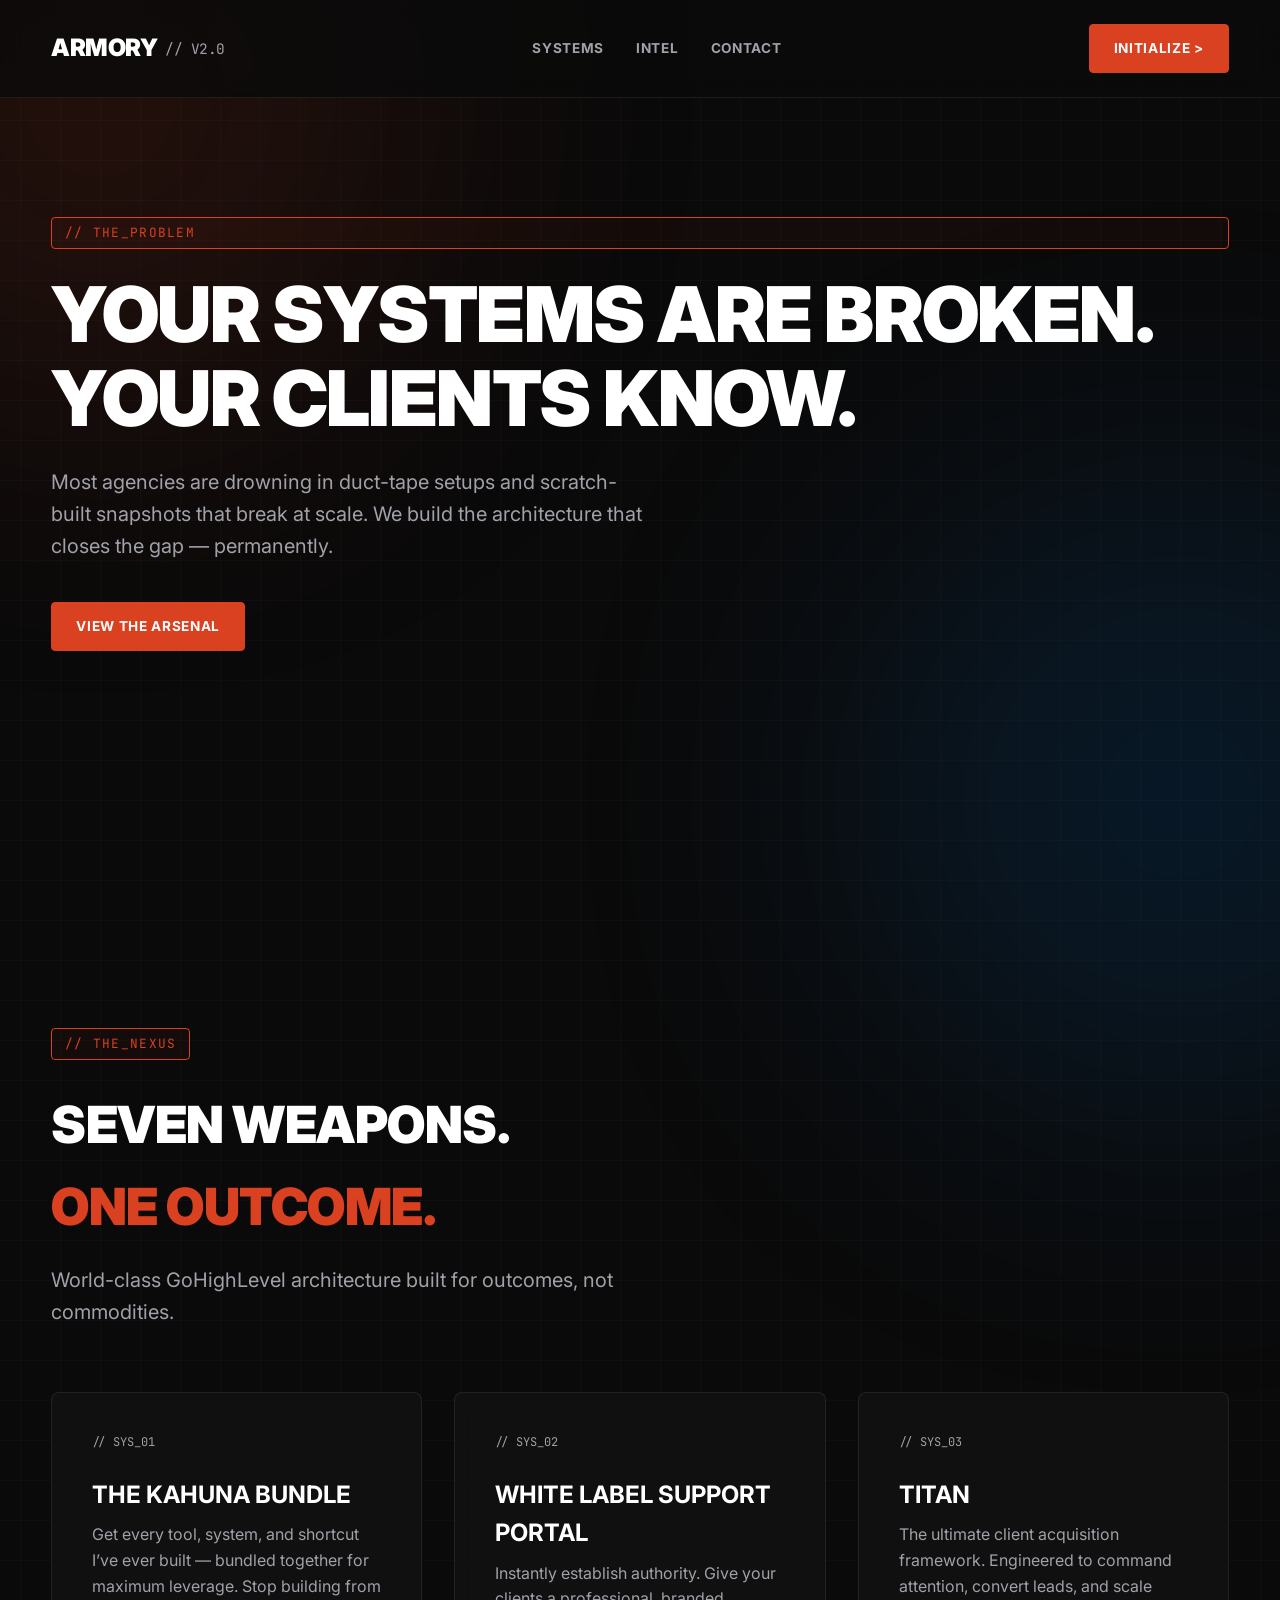
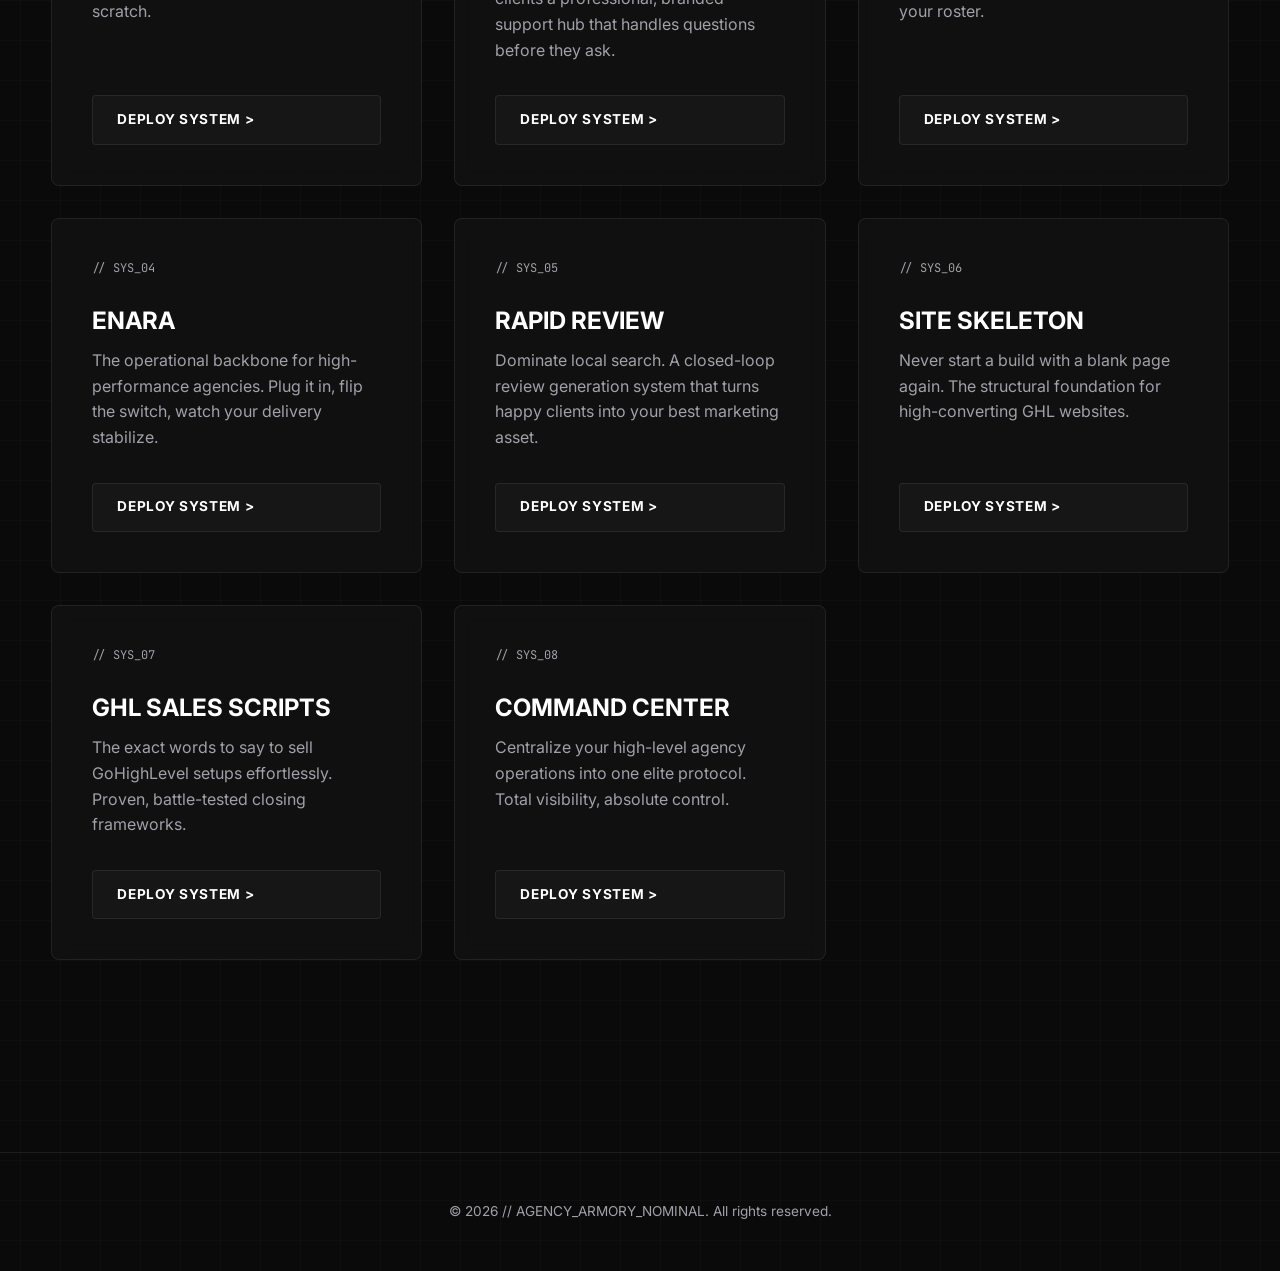
<file: index.html>
<!DOCTYPE html>
<html lang="en">
<head>
    <meta charset="UTF-8">
    <meta name="viewport" content="width=device-width, initial-scale=1.0">
    <title>Agency Armory | Elite GHL Tools</title>
    <link rel="stylesheet" href="styles.css">
    <meta name="description" content="Arm Your Agency To The Teeth. Get every tool, system, and shortcut for your GoHighLevel Agency.">
</head>
<body>
    <nav>
        <a href="index.html" class="logo">ARMORY <span>// V2.0</span></a>
        <div class="nav-links">
            <a href="index.html#systems">Systems</a>
            <a href="blog.html">Intel</a>
            <a href="contact.html">Contact</a>
        </div>
        <a href="#systems" class="btn btn-primary">INITIALIZE ></a>
    </nav>

    <section class="hero">
        <div class="tag">// THE_PROBLEM</div>
        <h1>YOUR SYSTEMS ARE BROKEN.<br>YOUR CLIENTS KNOW.</h1>
        <p class="lead">Most agencies are drowning in duct-tape setups and scratch-built snapshots that break at scale. We build the architecture that closes the gap — permanently.</p>
        <div>
            <a href="#systems" class="btn btn-primary">VIEW THE ARSENAL</a>
        </div>
    </section>

    <section id="systems">
        <div class="tag">// THE_NEXUS</div>
        <h2>SEVEN WEAPONS.<br><span class="text-accent">ONE OUTCOME.</span></h2>
        <p class="lead">World-class GoHighLevel architecture built for outcomes, not commodities.</p>
        
        <div class="grid">
            <div class="card">
                <span class="card-tag">// SYS_01</span>
                <h3>The Kahuna Bundle</h3>
                <p>Get every tool, system, and shortcut I’ve ever built — bundled together for maximum leverage. Stop building from scratch.</p>
                <a href="https://funnelgiveaway.com/sales-page-page" class="btn">DEPLOY SYSTEM ></a>
            </div>
            
            <div class="card">
                <span class="card-tag">// SYS_02</span>
                <h3>White Label Support Portal</h3>
                <p>Instantly establish authority. Give your clients a professional, branded support hub that handles questions before they ask.</p>
                <a href="https://www.supportsnapshot.com/" class="btn">DEPLOY SYSTEM ></a>
            </div>
            
            <div class="card">
                <span class="card-tag">// SYS_03</span>
                <h3>Titan</h3>
                <p>The ultimate client acquisition framework. Engineered to command attention, convert leads, and scale your roster.</p>
                <a href="https://www.titansnapshot.com/" class="btn">DEPLOY SYSTEM ></a>
            </div>
            
            <div class="card">
                <span class="card-tag">// SYS_04</span>
                <h3>Enara</h3>
                <p>The operational backbone for high-performance agencies. Plug it in, flip the switch, watch your delivery stabilize.</p>
                <a href="https://enarasnapshot.com/" class="btn">DEPLOY SYSTEM ></a>
            </div>
            
            <div class="card">
                <span class="card-tag">// SYS_05</span>
                <h3>Rapid Review</h3>
                <p>Dominate local search. A closed-loop review generation system that turns happy clients into your best marketing asset.</p>
                <a href="https://rapidreviewsnapshot.com/home" class="btn">DEPLOY SYSTEM ></a>
            </div>
            
            <div class="card">
                <span class="card-tag">// SYS_06</span>
                <h3>Site Skeleton</h3>
                <p>Never start a build with a blank page again. The structural foundation for high-converting GHL websites.</p>
                <a href="https://www.siteskeleton.com/" class="btn">DEPLOY SYSTEM ></a>
            </div>
            
            <div class="card">
                <span class="card-tag">// SYS_07</span>
                <h3>GHL Sales Scripts</h3>
                <p>The exact words to say to sell GoHighLevel setups effortlessly. Proven, battle-tested closing frameworks.</p>
                <a href="https://ghlsalesscripts.com/" class="btn">DEPLOY SYSTEM ></a>
            </div>
            
            <div class="card">
                <span class="card-tag">// SYS_08</span>
                <h3>Command Center</h3>
                <p>Centralize your high-level agency operations into one elite protocol. Total visibility, absolute control.</p>
                <a href="https://www.commandcentersnapshot.com/" class="btn">DEPLOY SYSTEM ></a>
            </div>
        </div>
    </section>

    <footer>
        <p>© 2026 // AGENCY_ARMORY_NOMINAL. All rights reserved.</p>
    </footer>
</body>
</html>
</file>
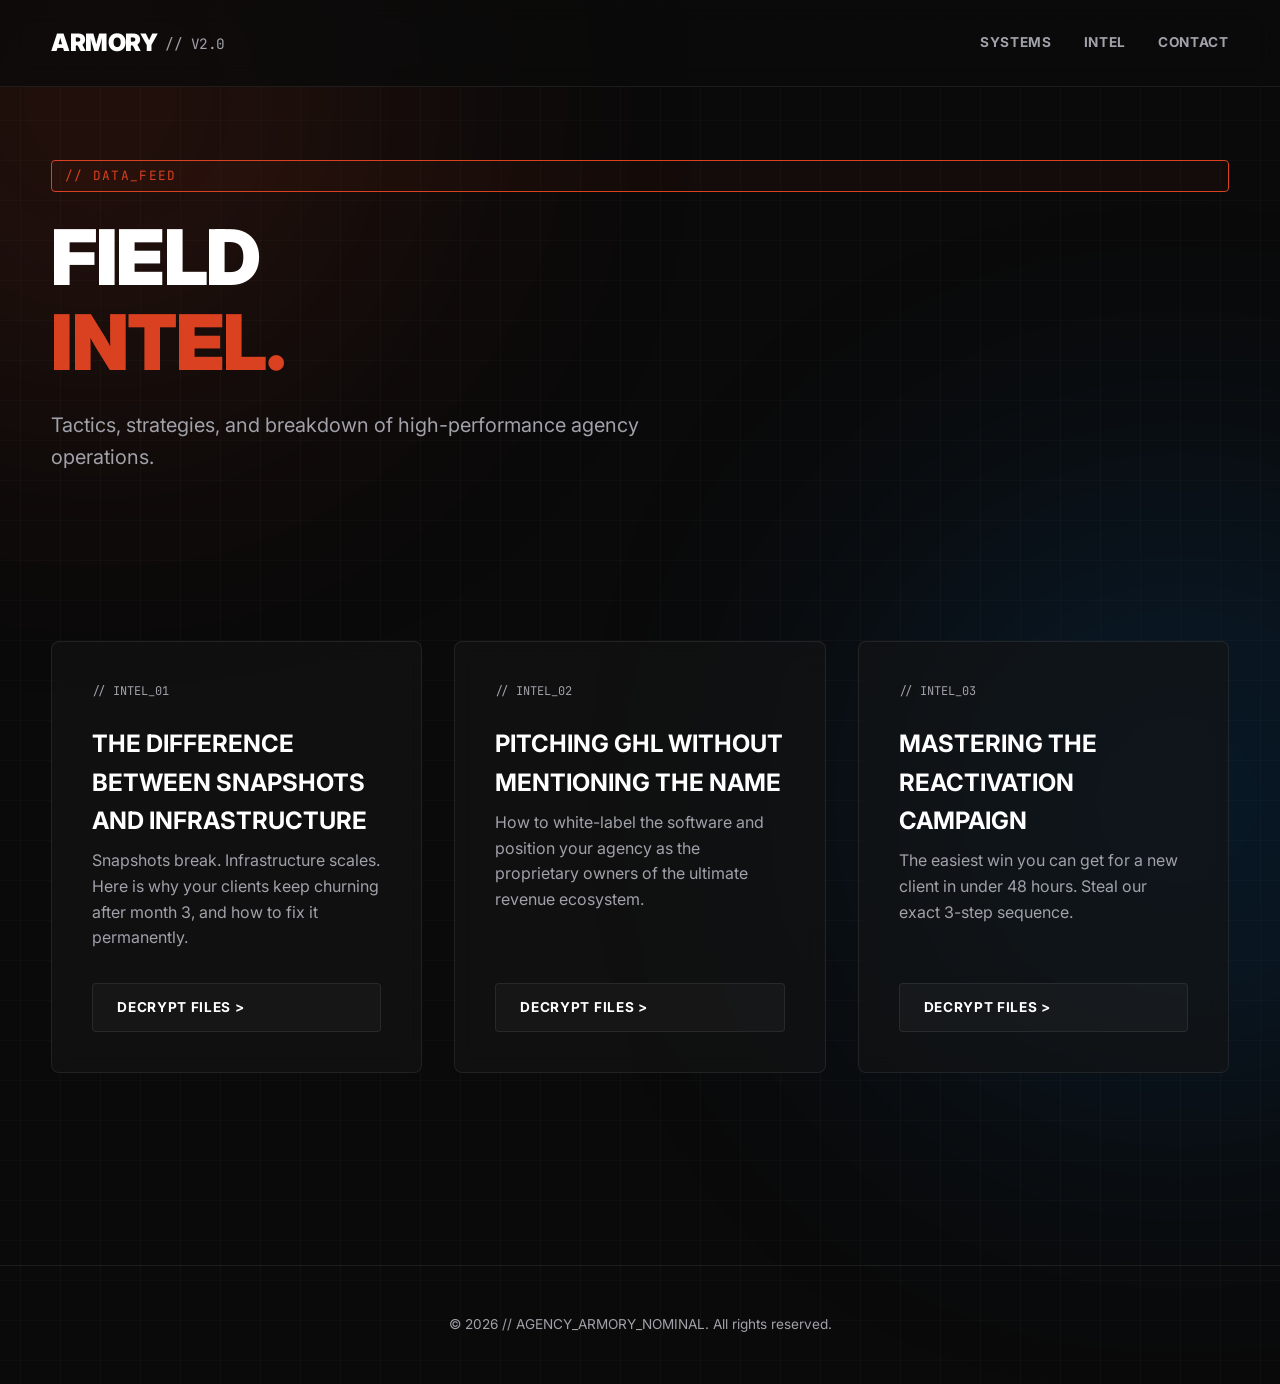
<file: blog.html>
<!DOCTYPE html>
<html lang="en">
<head>
    <meta charset="UTF-8">
    <meta name="viewport" content="width=device-width, initial-scale=1.0">
    <title>Intel | Agency Armory</title>
    <link rel="stylesheet" href="styles.css">
</head>
<body>
    <nav>
        <a href="index.html" class="logo">ARMORY <span>// V2.0</span></a>
        <div class="nav-links">
            <a href="index.html#systems">Systems</a>
            <a href="blog.html">Intel</a>
            <a href="contact.html">Contact</a>
        </div>
    </nav>

    <section class="hero" style="min-height: auto; padding-top: 10rem; padding-bottom: 4rem;">
        <div class="tag">// DATA_FEED</div>
        <h1>FIELD<br><span class="text-accent">INTEL.</span></h1>
        <p class="lead">Tactics, strategies, and breakdown of high-performance agency operations.</p>
    </section>

    <section style="padding-top: 0;">
        <div class="grid">
            <!-- Article Card -->
            <div class="card">
                <span class="card-tag">// INTEL_01</span>
                <h3>The Difference Between Snapshots and Infrastructure</h3>
                <p>Snapshots break. Infrastructure scales. Here is why your clients keep churning after month 3, and how to fix it permanently.</p>
                <a href="#" class="btn">DECRYPT FILES ></a>
            </div>
            
            <!-- Article Card -->
            <div class="card">
                <span class="card-tag">// INTEL_02</span>
                <h3>Pitching GHL Without Mentioning The Name</h3>
                <p>How to white-label the software and position your agency as the proprietary owners of the ultimate revenue ecosystem.</p>
                <a href="#" class="btn">DECRYPT FILES ></a>
            </div>
            
            <!-- Article Card -->
            <div class="card">
                <span class="card-tag">// INTEL_03</span>
                <h3>Mastering The Reactivation Campaign</h3>
                <p>The easiest win you can get for a new client in under 48 hours. Steal our exact 3-step sequence.</p>
                <a href="#" class="btn">DECRYPT FILES ></a>
            </div>
        </div>
    </section>

    <footer>
        <p>© 2026 // AGENCY_ARMORY_NOMINAL. All rights reserved.</p>
    </footer>
</body>
</html>
</file>
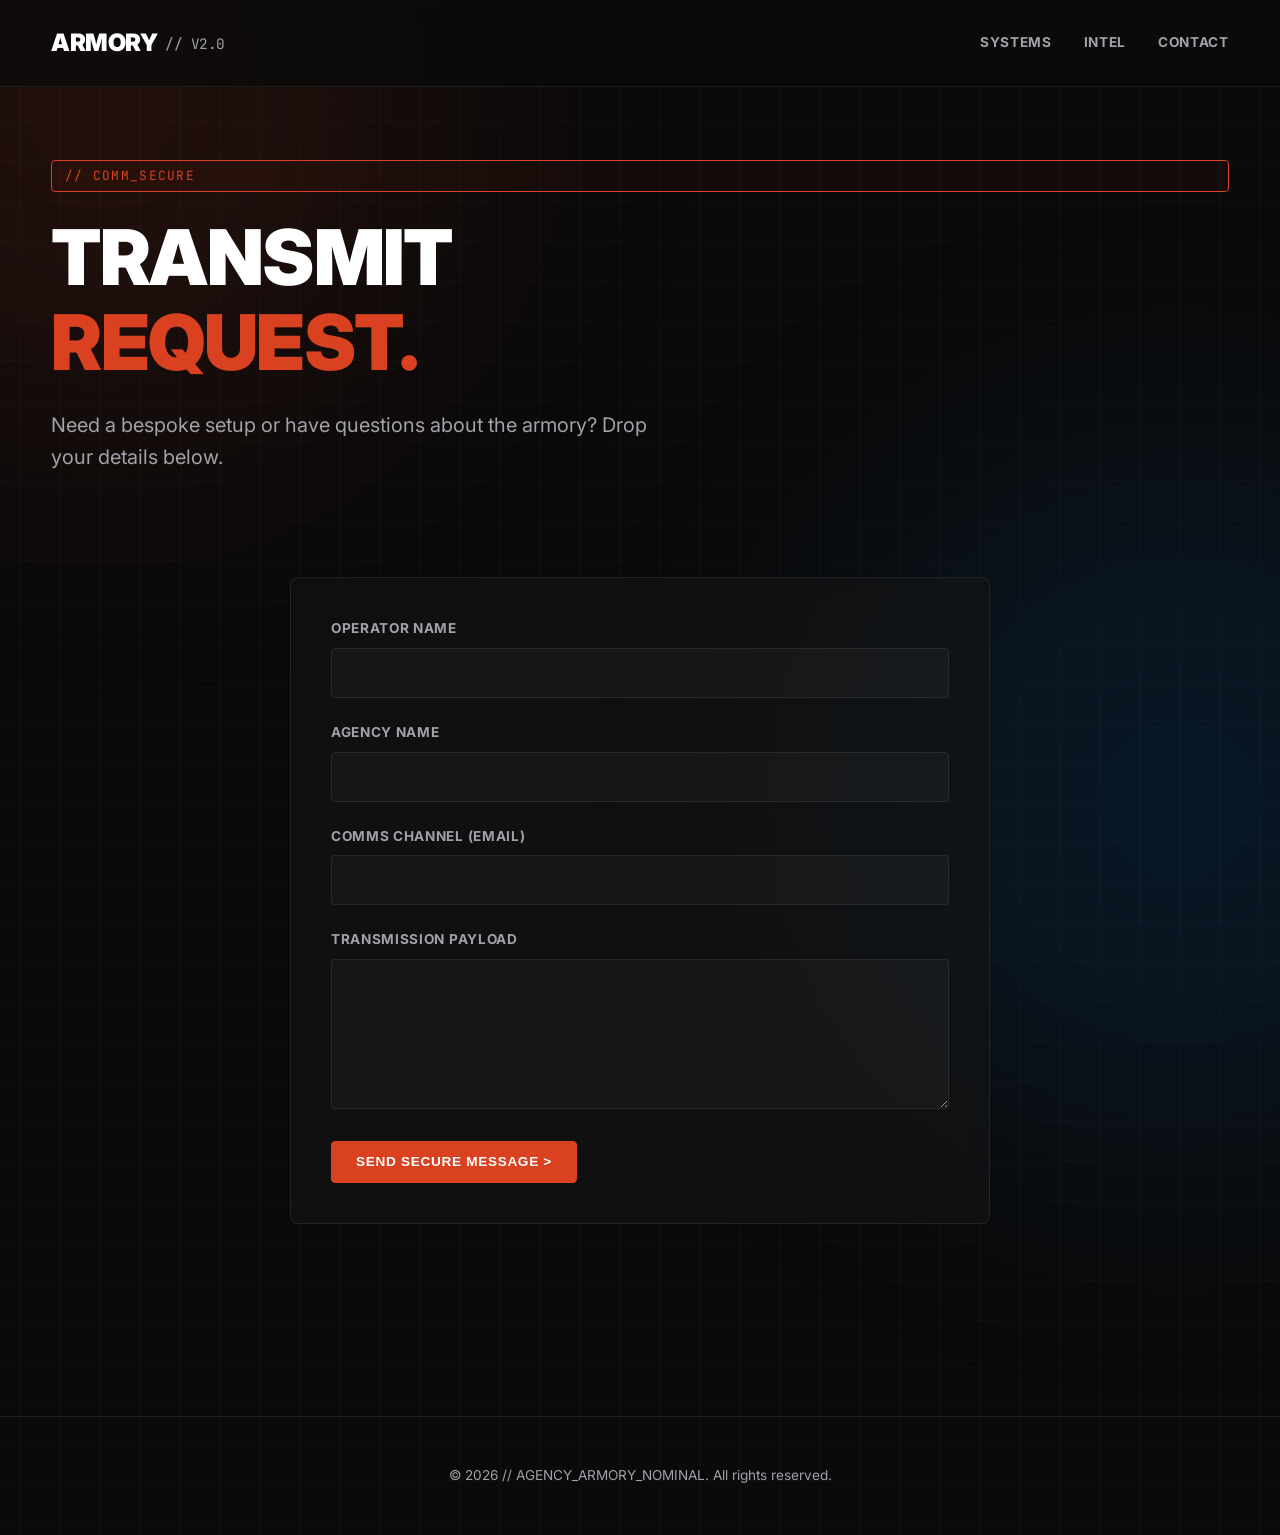
<file: contact.html>
<!DOCTYPE html>
<html lang="en">
<head>
    <meta charset="UTF-8">
    <meta name="viewport" content="width=device-width, initial-scale=1.0">
    <title>Contact | Agency Armory</title>
    <link rel="stylesheet" href="styles.css">
</head>
<body>
    <nav>
        <a href="index.html" class="logo">ARMORY <span>// V2.0</span></a>
        <div class="nav-links">
            <a href="index.html#systems">Systems</a>
            <a href="blog.html">Intel</a>
            <a href="contact.html">Contact</a>
        </div>
    </nav>

    <section class="hero" style="min-height: auto; padding-top: 10rem; padding-bottom: 4rem;">
        <div class="tag">// COMM_SECURE</div>
        <h1>TRANSMIT<br><span class="text-accent">REQUEST.</span></h1>
        <p class="lead">Need a bespoke setup or have questions about the armory? Drop your details below.</p>
    </section>

    <section style="padding-top: 0;">
        <div class="card" style="max-width: 700px; margin: 0 auto;">
            <form action="#" method="POST">
                <div class="form-group">
                    <label for="name">Operator Name</label>
                    <input type="text" id="name" class="form-control" required>
                </div>
                <div class="form-group">
                    <label for="agency">Agency Name</label>
                    <input type="text" id="agency" class="form-control" required>
                </div>
                <div class="form-group">
                    <label for="email">Comms Channel (Email)</label>
                    <input type="email" id="email" class="form-control" required>
                </div>
                <div class="form-group">
                    <label for="message">Transmission Payload</label>
                    <textarea id="message" class="form-control" required></textarea>
                </div>
                <button type="submit" class="btn btn-primary">SEND SECURE MESSAGE ></button>
            </form>
        </div>
    </section>

    <footer>
        <p>© 2026 // AGENCY_ARMORY_NOMINAL. All rights reserved.</p>
    </footer>
</body>
</html>
</file>
<file: styles.css>
@import url('https://fonts.googleapis.com/css2?family=Inter:wght@400;500;700;900&family=JetBrains+Mono:wght@400;700&display=swap');

:root {
    --bg-color: #0a0a0a;
    --surface-color: rgba(20, 20, 20, 0.6);
    --text-primary: #ffffff;
    --text-secondary: #a1a1aa;
    --accent: #D94121;
    --accent-glow: rgba(217, 65, 33, 0.4);
    --border: rgba(255, 255, 255, 0.08);
    --font-main: 'Inter', sans-serif;
    --font-mono: 'JetBrains Mono', monospace;
    
    /* Background grid */
    --bg-grid: linear-gradient(to right, rgba(255,255,255,0.02) 1px, transparent 1px),
               linear-gradient(to bottom, rgba(255,255,255,0.02) 1px, transparent 1px);
}

* {
    margin: 0;
    padding: 0;
    box-sizing: border-box;
}

html {
    scroll-behavior: smooth;
}

body {
    background-color: var(--bg-color);
    background-image: var(--bg-grid);
    background-size: 40px 40px;
    background-position: center top;
    color: var(--text-primary);
    font-family: var(--font-main);
    line-height: 1.6;
    overflow-x: hidden;
    position: relative;
}

/* Atmospheric Glows */
body::before, body::after {
    content: '';
    position: fixed;
    width: 600px;
    height: 600px;
    border-radius: 50%;
    filter: blur(150px);
    z-index: -1;
    opacity: 0.15;
    pointer-events: none;
}
body::before {
    top: -200px;
    left: -200px;
    background: var(--accent);
}
body::after {
    bottom: -200px;
    right: -200px;
    background: #0088ff;
}

/* Tech Tags */
.tag {
    font-family: var(--font-mono);
    color: var(--accent);
    font-size: 0.8rem;
    letter-spacing: 0.1em;
    text-transform: uppercase;
    display: inline-block;
    border: 1px solid var(--accent);
    padding: 0.3rem 0.8rem;
    border-radius: 4px;
    margin-bottom: 1.5rem;
    background: rgba(217, 65, 33, 0.05);
}

/* Typography elements */
h1 {
    font-size: clamp(3rem, 6vw, 5.5rem);
    font-weight: 900;
    text-transform: uppercase;
    line-height: 1.1;
    letter-spacing: -0.02em;
    margin-bottom: 1.5rem;
}

h2 {
    font-size: clamp(2rem, 4vw, 3.5rem);
    font-weight: 900;
    text-transform: uppercase;
    letter-spacing: -0.01em;
    margin-bottom: 1rem;
}

h3 {
    font-size: 1.5rem;
    font-weight: 700;
    text-transform: uppercase;
    margin-bottom: 0.5rem;
}

.text-accent {
    color: var(--accent);
}

.lead {
    font-size: 1.25rem;
    color: var(--text-secondary);
    max-width: 600px;
    margin-bottom: 2.5rem;
}

/* Navigation */
nav {
    display: flex;
    justify-content: space-between;
    align-items: center;
    padding: 1.5rem 4%;
    position: fixed;
    top: 0;
    width: 100%;
    z-index: 100;
    background: rgba(10, 10, 10, 0.8);
    backdrop-filter: blur(12px);
    border-bottom: 1px solid var(--border);
}

.logo {
    font-weight: 900;
    font-size: 1.5rem;
    letter-spacing: -0.02em;
    color: var(--text-primary);
    text-decoration: none;
    display: flex;
    align-items: center;
    gap: 0.5rem;
}

.logo span {
    font-family: var(--font-mono);
    color: var(--text-secondary);
    font-size: 0.9rem;
    font-weight: 400;
}

.nav-links {
    display: flex;
    gap: 2rem;
}

.nav-links a {
    color: var(--text-secondary);
    text-decoration: none;
    font-size: 0.85rem;
    font-weight: 700;
    letter-spacing: 0.05em;
    text-transform: uppercase;
    transition: color 0.3s ease;
}

.nav-links a:hover {
    color: var(--text-primary);
}

/* Buttons */
.btn {
    display: inline-flex;
    align-items: center;
    gap: 0.5rem;
    background: transparent;
    color: var(--text-primary);
    border: 1px solid var(--border);
    padding: 0.8rem 1.5rem;
    font-size: 0.85rem;
    font-weight: 700;
    letter-spacing: 0.05em;
    text-transform: uppercase;
    text-decoration: none;
    border-radius: 4px;
    cursor: pointer;
    transition: all 0.3s ease;
    background: rgba(255,255,255,0.03);
}

.btn:hover {
    background: rgba(255,255,255,0.08);
    border-color: rgba(255,255,255,0.2);
}

.btn-primary {
    background: var(--accent);
    border-color: var(--accent);
    color: #fff;
}

.btn-primary:hover {
    background: #e54b2b;
    border-color: #e54b2b;
    box-shadow: 0 0 20px var(--accent-glow);
}

/* Layout */
section {
    padding: 8rem 4%;
    max-width: 1400px;
    margin: 0 auto;
}

.hero {
    min-height: 100vh;
    display: flex;
    flex-direction: column;
    justify-content: center;
    padding-top: 6rem;
}

/* Product Grid */
.grid {
    display: grid;
    grid-template-columns: repeat(auto-fit, minmax(350px, 1fr));
    gap: 2rem;
    margin-top: 4rem;
}

.card {
    background: var(--surface-color);
    border: 1px solid var(--border);
    border-radius: 8px;
    padding: 2.5rem;
    backdrop-filter: blur(10px);
    transition: all 0.4s ease;
    display: flex;
    flex-direction: column;
    position: relative;
    overflow: hidden;
}

.card::before {
    content: '';
    position: absolute;
    top: 0;
    left: 0;
    width: 100%;
    height: 2px;
    background: var(--accent);
    transform: scaleX(0);
    transform-origin: left;
    transition: transform 0.4s ease;
}

.card:hover {
    border-color: rgba(255,255,255,0.15);
    transform: translateY(-5px);
    box-shadow: 0 20px 40px rgba(0,0,0,0.5);
}

.card:hover::before {
    transform: scaleX(1);
}

.card-tag {
    font-family: var(--font-mono);
    color: var(--text-secondary);
    font-size: 0.75rem;
    margin-bottom: 1.5rem;
    display: block;
}

.card p {
    color: var(--text-secondary);
    margin-bottom: 2rem;
    flex-grow: 1;
}

/* Footer */
footer {
    border-top: 1px solid var(--border);
    padding: 3rem 4%;
    text-align: center;
    color: var(--text-secondary);
    font-size: 0.85rem;
    margin-top: 4rem;
}

/* Forms */
.form-group {
    margin-bottom: 1.5rem;
}

.form-group label {
    display: block;
    margin-bottom: 0.5rem;
    font-size: 0.85rem;
    font-weight: 700;
    text-transform: uppercase;
    letter-spacing: 0.05em;
    color: var(--text-secondary);
}

.form-control {
    width: 100%;
    background: rgba(255,255,255,0.03);
    border: 1px solid var(--border);
    padding: 1rem;
    color: var(--text-primary);
    font-family: var(--font-main);
    border-radius: 4px;
    transition: all 0.3s ease;
}

.form-control:focus {
    outline: none;
    border-color: var(--accent);
    background: rgba(255,255,255,0.05);
    box-shadow: 0 0 15px rgba(217, 65, 33, 0.15);
}

textarea.form-control {
    min-height: 150px;
    resize: vertical;
}

/* Mobile Responsiveness */
@media (max-width: 768px) {
    .nav-links {
        display: none;
    }
}
</file>
